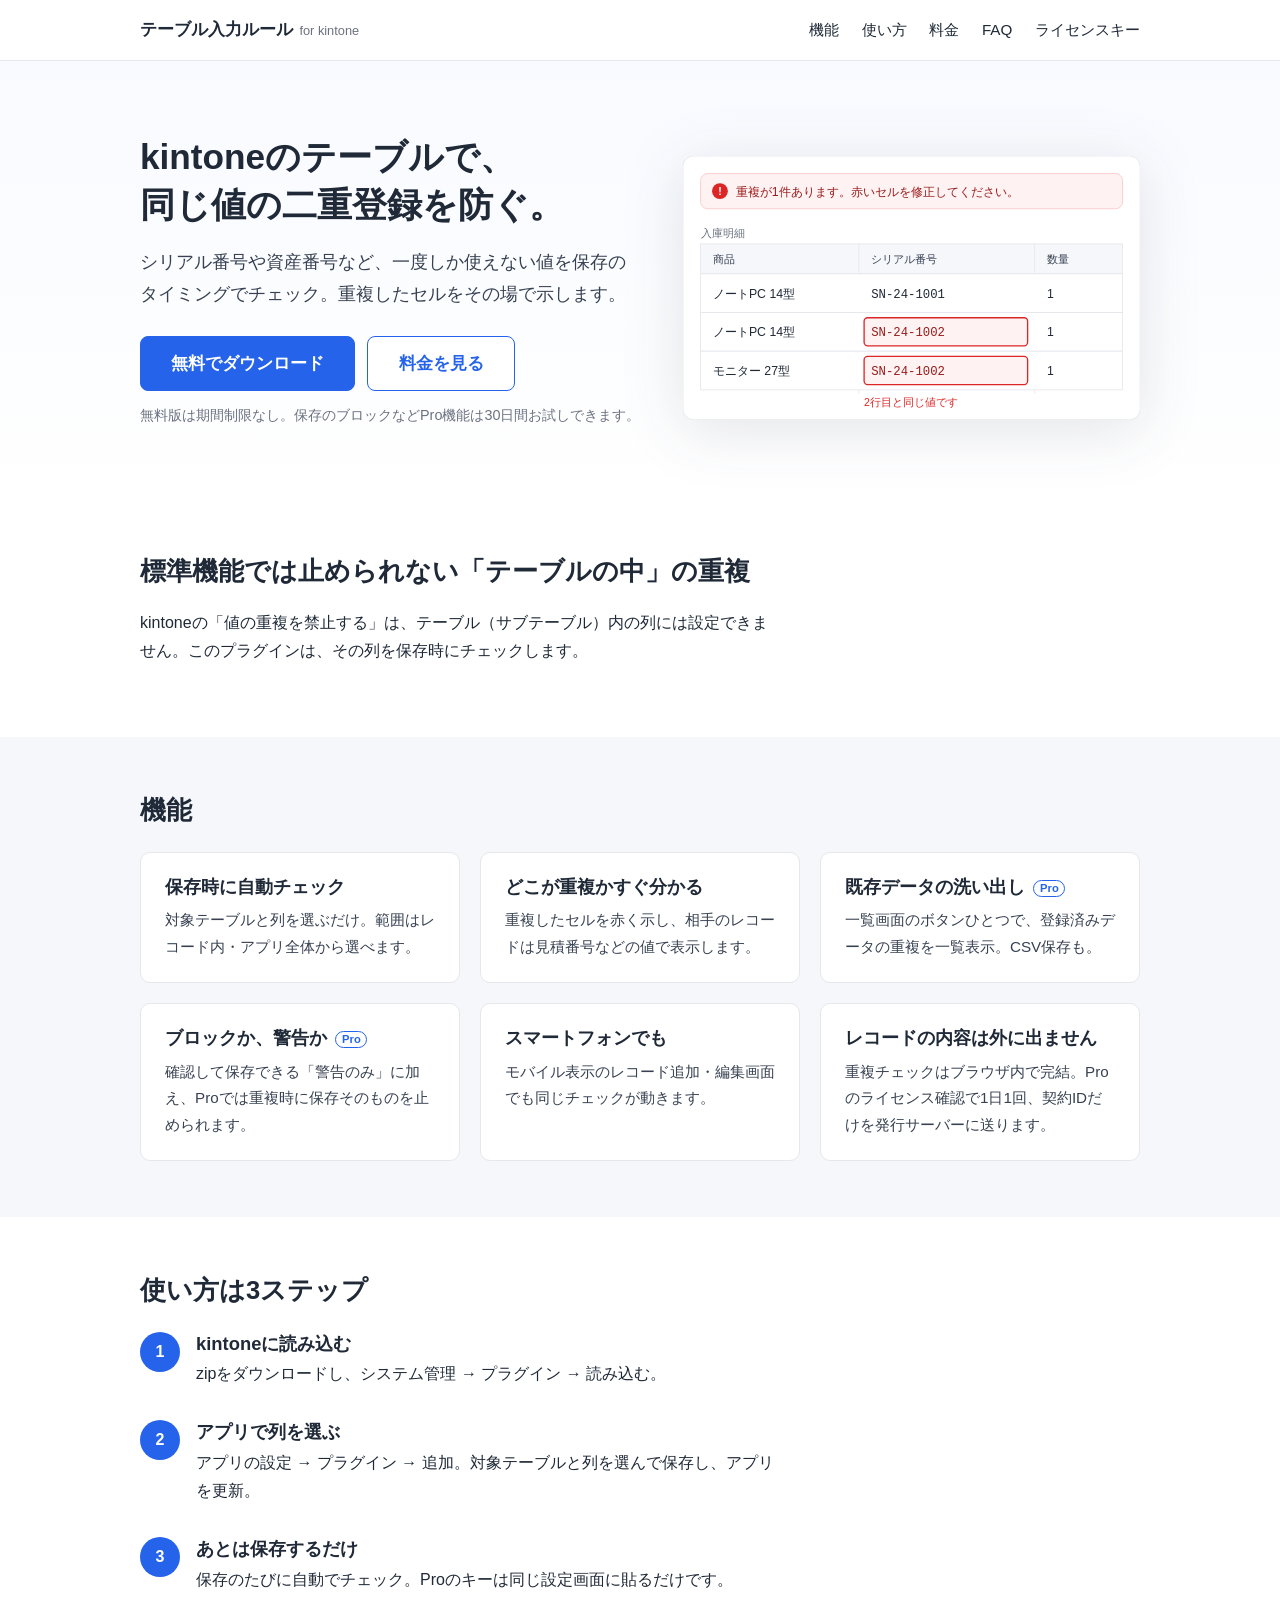
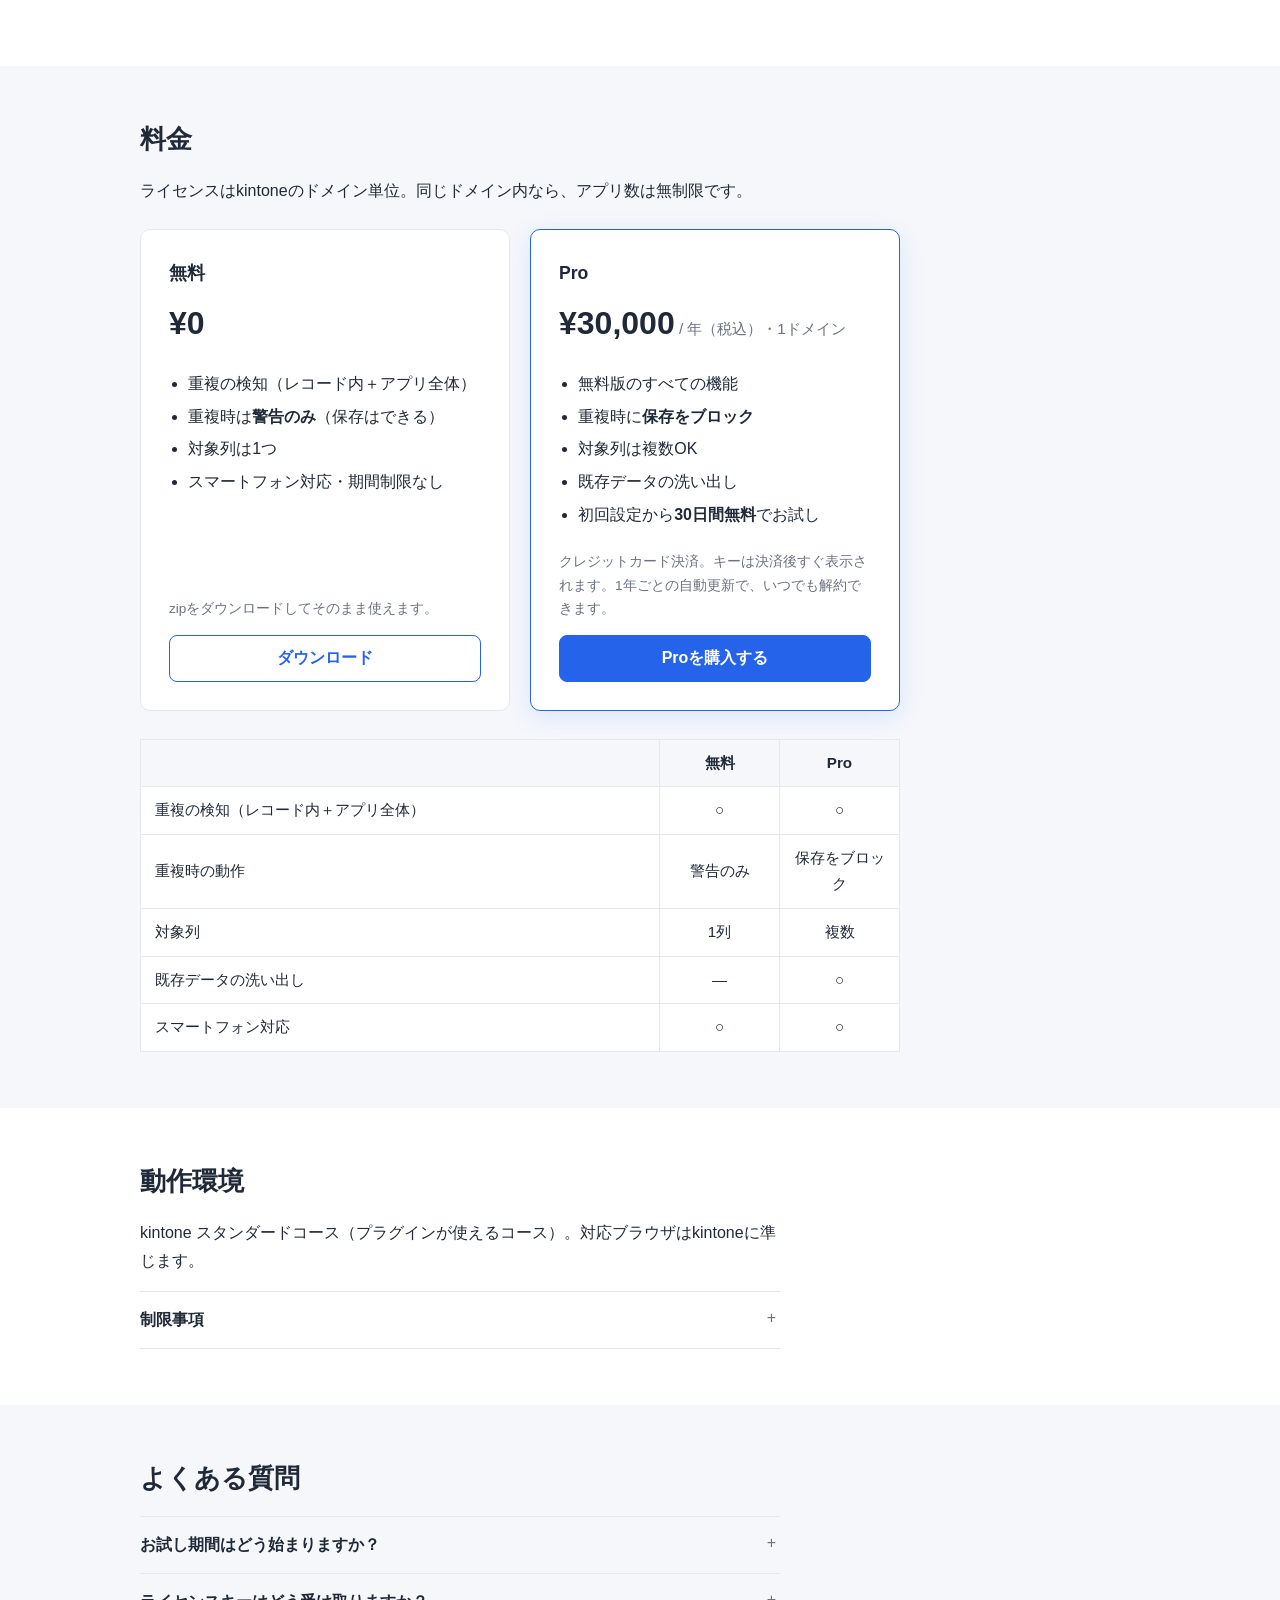
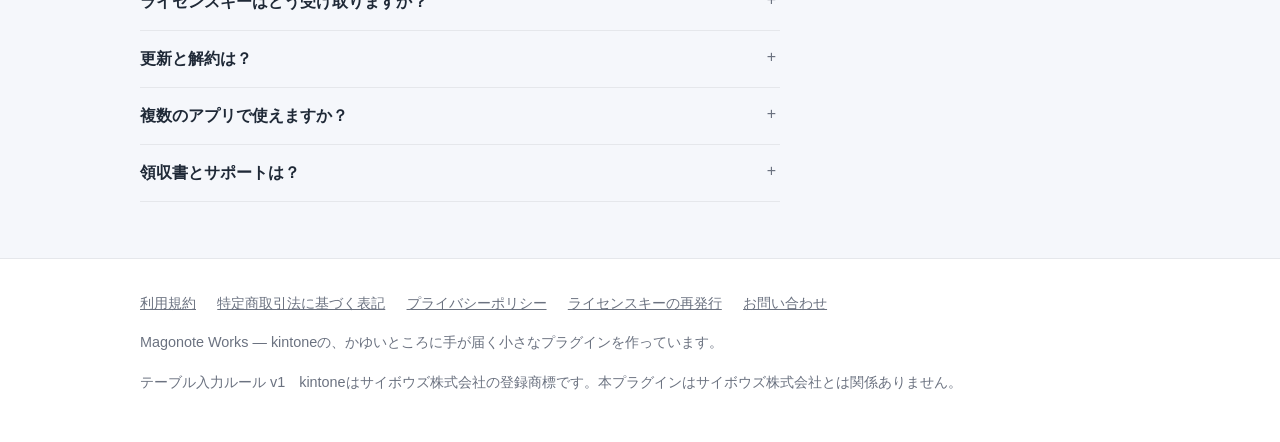
<file: index.html>
<!doctype html>
<html lang="ja">
<head>
  <meta charset="utf-8" />
  <meta name="viewport" content="width=device-width, initial-scale=1" />
  <title>テーブル入力ルール — kintoneのテーブルで同じ値の二重登録を防ぐプラグイン</title>
  <meta name="description" content="kintoneのテーブル（サブテーブル）内の指定した列で、シリアル番号や資産番号などの同じ値を二重に登録できないようにするプラグイン。無料で使え、アプリ全体のチェックはProで。" />
  <link rel="stylesheet" href="style.css" />
  <script src="site.config.js"></script>
</head>
<body>
  <header class="site-header">
    <div class="wrap">
      <a class="brand" href="index.html">テーブル入力ルール<small>for kintone</small></a>
      <nav class="nav">
        <a href="#features">機能</a>
        <a href="#howto">使い方</a>
        <a href="#pricing">料金</a>
        <a href="#faq">FAQ</a>
        <a href="license.html">ライセンスキー</a>
      </nav>
    </div>
  </header>

  <section class="hero">
    <div class="wrap hero-grid">
      <div>
        <h1>kintoneのテーブルで、<br />同じ値の二重登録を防ぐ。</h1>
        <p class="lead">シリアル番号や資産番号など、一度しか使えない値を保存のタイミングでチェック。重複したセルをその場で示します。</p>
        <div class="actions">
          <a class="btn btn-primary btn-lg" data-config="downloadPath" href="downloads/table-rules-plugin.zip">無料でダウンロード</a>
          <a class="btn btn-lg" href="#pricing">料金を見る</a>
        </div>
        <p class="note">無料版は期間制限なし。保存のブロックなどPro機能は30日間お試しできます。</p>
      </div>
      <figure class="hero-visual" aria-label="重複したセルにエラーが表示されたテーブルのイメージ">
        <svg viewBox="0 0 520 300" xmlns="http://www.w3.org/2000/svg" role="img">
          <rect x="0" y="0" width="520" height="300" rx="12" fill="#fff" stroke="#e5e7eb" />
          <rect x="20" y="20" width="480" height="40" rx="8" fill="#fef2f2" stroke="#fecaca" />
          <circle cx="42" cy="40" r="9" fill="#dc2626" />
          <text x="42" y="44" font-size="12" font-weight="700" fill="#fff" text-anchor="middle">!</text>
          <text x="60" y="45" font-size="14" fill="#991b1b" font-family="sans-serif">重複が1件あります。赤いセルを修正してください。</text>

          <text x="20" y="92" font-size="13" fill="#6b7280" font-family="sans-serif">入庫明細</text>
          <rect x="20" y="100" width="480" height="34" fill="#f5f7fb" stroke="#e5e7eb" />
          <text x="34" y="122" font-size="13" fill="#374151" font-family="sans-serif">商品</text>
          <text x="214" y="122" font-size="13" fill="#374151" font-family="sans-serif">シリアル番号</text>
          <text x="414" y="122" font-size="13" fill="#374151" font-family="sans-serif">数量</text>
          <line x1="200" y1="100" x2="200" y2="270" stroke="#e5e7eb" />
          <line x1="400" y1="100" x2="400" y2="270" stroke="#e5e7eb" />

          <rect x="20" y="134" width="480" height="44" fill="#fff" stroke="#e5e7eb" />
          <text x="34" y="161" font-size="14" fill="#1f2937" font-family="sans-serif">ノートPC 14型</text>
          <text x="214" y="161" font-size="14" fill="#1f2937" font-family="ui-monospace, monospace">SN-24-1001</text>
          <text x="414" y="161" font-size="14" fill="#1f2937" font-family="sans-serif">1</text>

          <rect x="20" y="178" width="480" height="44" fill="#fff" stroke="#e5e7eb" />
          <text x="34" y="205" font-size="14" fill="#1f2937" font-family="sans-serif">ノートPC 14型</text>
          <rect x="206" y="184" width="186" height="32" rx="4" fill="#fef2f2" stroke="#dc2626" stroke-width="1.5" />
          <text x="214" y="205" font-size="14" fill="#991b1b" font-family="ui-monospace, monospace">SN-24-1002</text>
          <text x="414" y="205" font-size="14" fill="#1f2937" font-family="sans-serif">1</text>

          <rect x="20" y="222" width="480" height="44" fill="#fff" stroke="#e5e7eb" />
          <text x="34" y="249" font-size="14" fill="#1f2937" font-family="sans-serif">モニター 27型</text>
          <rect x="206" y="228" width="186" height="32" rx="4" fill="#fef2f2" stroke="#dc2626" stroke-width="1.5" />
          <text x="214" y="249" font-size="14" fill="#991b1b" font-family="ui-monospace, monospace">SN-24-1002</text>
          <text x="414" y="249" font-size="14" fill="#1f2937" font-family="sans-serif">1</text>

          <text x="206" y="284" font-size="12" fill="#dc2626" font-family="sans-serif">2行目と同じ値です</text>
        </svg>
      </figure>
    </div>
  </section>

  <section id="problem">
    <div class="wrap narrow">
      <h2>標準機能では止められない「テーブルの中」の重複</h2>
      <p>kintoneの「値の重複を禁止する」は、テーブル（サブテーブル）内の列には設定できません。このプラグインは、その列を保存時にチェックします。</p>
    </div>
  </section>

  <section id="features" class="soft">
    <div class="wrap">
      <h2>機能</h2>
      <div class="cards">
        <div class="card">
          <h3>保存時に自動チェック</h3>
          <p>対象テーブルと列を選ぶだけ。範囲はレコード内・アプリ全体から選べます。</p>
        </div>
        <div class="card">
          <h3>どこが重複かすぐ分かる</h3>
          <p>重複したセルを赤く示し、相手のレコードは見積番号などの値で表示します。</p>
        </div>
        <div class="card">
          <h3>既存データの洗い出し <span class="tag">Pro</span></h3>
          <p>一覧画面のボタンひとつで、登録済みデータの重複を一覧表示。CSV保存も。</p>
        </div>
        <div class="card">
          <h3>ブロックか、警告か <span class="tag">Pro</span></h3>
          <p>確認して保存できる「警告のみ」に加え、Proでは重複時に保存そのものを止められます。</p>
        </div>
        <div class="card">
          <h3>スマートフォンでも</h3>
          <p>モバイル表示のレコード追加・編集画面でも同じチェックが動きます。</p>
        </div>
        <div class="card">
          <h3>レコードの内容は外に出ません</h3>
          <p>重複チェックはブラウザ内で完結。Proのライセンス確認で1日1回、契約IDだけを発行サーバーに送ります。</p>
        </div>
      </div>
    </div>
  </section>

  <section id="howto">
    <div class="wrap narrow">
      <h2>使い方は3ステップ</h2>
      <ol class="steps">
        <li>
          <h3>kintoneに読み込む</h3>
          <p>zipをダウンロードし、システム管理 → プラグイン → 読み込む。</p>
        </li>
        <li>
          <h3>アプリで列を選ぶ</h3>
          <p>アプリの設定 → プラグイン → 追加。対象テーブルと列を選んで保存し、アプリを更新。</p>
        </li>
        <li>
          <h3>あとは保存するだけ</h3>
          <p>保存のたびに自動でチェック。Proのキーは同じ設定画面に貼るだけです。</p>
        </li>
      </ol>
    </div>
  </section>

  <section id="pricing" class="soft">
    <div class="wrap">
      <h2>料金</h2>
      <p class="narrow">ライセンスはkintoneのドメイン単位。同じドメイン内なら、アプリ数は無制限です。</p>
      <div class="plans">
        <div class="plan">
          <div class="name">無料</div>
          <div class="price">¥0</div>
          <ul>
            <li>重複の検知（レコード内＋アプリ全体）</li>
            <li>重複時は<strong>警告のみ</strong>（保存はできる）</li>
            <li>対象列は1つ</li>
            <li>スマートフォン対応・期間制限なし</li>
          </ul>
          <p class="fine">zipをダウンロードしてそのまま使えます。</p>
          <a class="btn" data-config="downloadPath" href="downloads/table-rules-plugin.zip">ダウンロード</a>
        </div>
        <div class="plan featured">
          <div class="name">Pro</div>
          <div class="price">¥30,000<small> / 年（税込）・1ドメイン</small></div>
          <ul>
            <li>無料版のすべての機能</li>
            <li>重複時に<strong>保存をブロック</strong></li>
            <li>対象列は複数OK</li>
            <li>既存データの洗い出し</li>
            <li>初回設定から<strong>30日間無料</strong>でお試し</li>
          </ul>
          <p class="fine">クレジットカード決済。キーは決済後すぐ表示されます。1年ごとの自動更新で、いつでも解約できます。</p>
          <a class="btn btn-primary" data-config="paymentLink" href="#">Proを購入する</a>
        </div>
      </div>

      <table class="compare">
        <thead><tr><th></th><th>無料</th><th>Pro</th></tr></thead>
        <tbody>
          <tr><td>重複の検知（レコード内＋アプリ全体）</td><td>○</td><td>○</td></tr>
          <tr><td>重複時の動作</td><td>警告のみ</td><td>保存をブロック</td></tr>
          <tr><td>対象列</td><td>1列</td><td>複数</td></tr>
          <tr><td>既存データの洗い出し</td><td>—</td><td>○</td></tr>
          <tr><td>スマートフォン対応</td><td>○</td><td>○</td></tr>
        </tbody>
      </table>
    </div>
  </section>

  <section id="requirements">
    <div class="wrap narrow">
      <h2>動作環境</h2>
      <p>kintone スタンダードコース（プラグインが使えるコース）。対応ブラウザはkintoneに準じます。</p>
      <details class="disclosure">
        <summary>制限事項</summary>
        <ul class="limits">
          <li>チェックは、保存するユーザーが閲覧できるレコードの範囲で行います。</li>
          <li>サーバー側の保証ではないため、複数人がまったく同時に保存すると両方が保存されることがあります。</li>
          <li>CSV読み込み・REST API・他のカスタマイズによる保存は対象外です。</li>
          <li>編集画面を開いた時点で入っていた値は検証済みとみなします。</li>
          <li>同じ値を持つ既存レコードは500件まで検知します。</li>
          <li>「重複を洗い出す」はPC画面のみです。</li>
        </ul>
      </details>
    </div>
  </section>

  <section id="faq" class="soft">
    <div class="wrap narrow">
      <h2>よくある質問</h2>
      <details class="disclosure">
        <summary>お試し期間はどう始まりますか？</summary>
        <p>設定を最初に保存した日から30日間、Proの機能が使えます。申し込みは不要です。終了後は自動的に無料版の動作（警告のみ・1列）に戻り、保存が止まることはありません。</p>
      </details>
      <details class="disclosure">
        <summary>ライセンスキーはどう受け取りますか？</summary>
        <p>決済完了後のページに表示されます。プラグインの設定画面の「ライセンス」欄に貼り付けて保存してください。</p>
      </details>
      <details class="disclosure">
        <summary>更新と解約は？</summary>
        <p>1年ごとに自動更新です。更新後は<a href="license.html">ライセンスキーのページ</a>で新しいキーを取得できます。解約はいつでも可能で、有効期限まではProが使えます。</p>
      </details>
      <details class="disclosure">
        <summary>複数のアプリで使えますか？</summary>
        <p>はい。ライセンスはドメイン単位なので、同じkintone環境内ならアプリ数に制限はありません。</p>
      </details>
      <details class="disclosure">
        <summary>領収書とサポートは？</summary>
        <p>決済時にStripeから領収書メールが届きます。お問い合わせはメールで受け付けています（個人開発のため、返信に数日いただくことがあります）。</p>
      </details>
    </div>
  </section>

  <footer class="site-footer">
    <div class="wrap">
      <p>
        <a href="terms.html">利用規約</a>
        <a href="tokushoho.html">特定商取引法に基づく表記</a>
        <a href="privacy.html">プライバシーポリシー</a>
        <a href="license.html">ライセンスキーの再発行</a>
        <a data-config="contactEmail" href="#">お問い合わせ</a>
      </p>
      <p>Magonote Works — kintoneの、かゆいところに手が届く小さなプラグインを作っています。</p>
      <p>テーブル入力ルール v<span data-config="version">1</span>　kintoneはサイボウズ株式会社の登録商標です。本プラグインはサイボウズ株式会社とは関係ありません。</p>
    </div>
  </footer>
</body>
</html>
</file>
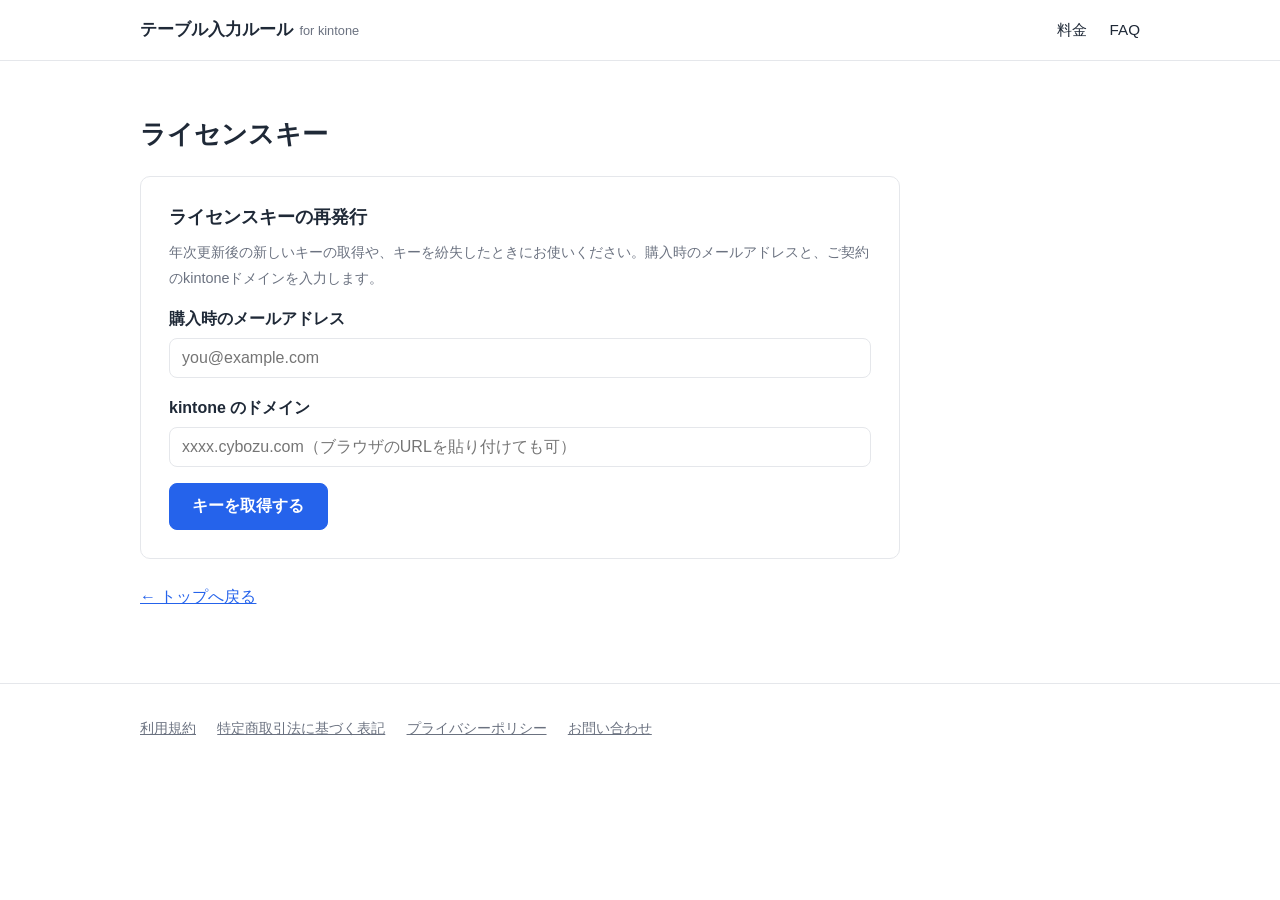
<file: license.html>
<!doctype html>
<html lang="ja">
<head>
  <meta charset="utf-8" />
  <meta name="viewport" content="width=device-width, initial-scale=1" />
  <title>ライセンスキー — テーブル入力ルール</title>
  <meta name="robots" content="noindex" />
  <link rel="stylesheet" href="style.css" />
  <script src="site.config.js"></script>
</head>
<body>
  <header class="site-header">
    <div class="wrap">
      <a class="brand" href="index.html">テーブル入力ルール<small>for kintone</small></a>
      <nav class="nav">
        <a href="index.html#pricing">料金</a>
        <a href="index.html#faq">FAQ</a>
      </nav>
    </div>
  </header>

  <section>
    <div class="wrap">
      <h2 id="title">ライセンスキー</h2>

      <!-- 発行結果 -->
      <div class="license-box" id="result" style="display: none">
        <div class="status ok" id="result-status">Proライセンスを発行しました。ありがとうございます。</div>
        <p class="meta">ドメイン: <strong id="result-domain"></strong>　有効期限: <strong id="result-exp"></strong>　発行番号: <span id="result-lic"></span></p>
        <textarea class="license-key" id="result-key" rows="5" readonly></textarea>
        <p style="margin-top: 0.8em">
          <button class="btn btn-primary" type="button" id="copy-btn">キーをコピー</button>
          <span class="meta" id="copy-done"></span>
        </p>
        <h3>設定手順</h3>
        <ol>
          <li>kintone で対象アプリを開き、<strong>アプリの設定 → プラグイン</strong> → 「テーブル入力ルール」の <strong>⚙ 設定</strong> を開く</li>
          <li>「ライセンス」欄にキーを貼り付けて <strong>保存</strong></li>
          <li>アプリの設定画面右上の <strong>アプリを更新</strong> を押す</li>
        </ol>
        <p class="meta">同じドメイン内の他のアプリにも同じキーが使えます。このページのURLは後からもう一度開いてキーを表示できるので、ブックマークしておくと便利です。キーを紛失した場合は下の再発行フォームをお使いください。</p>
      </div>

      <!-- 読み込み中／エラー -->
      <div class="license-box" id="loading" style="display: none">
        <div class="status warn">決済情報を確認しています…</div>
      </div>
      <div class="license-box" id="error" style="display: none">
        <div class="status err" id="error-msg"></div>
        <p>解決しない場合は <a data-config="contactEmail" href="#">お問い合わせ</a> ください（決済時のメールアドレスとkintoneドメインをお知らせください）。</p>
      </div>

      <!-- ドメイン修正（購入完了ページのみ） -->
      <div class="license-box" id="fix" style="display: none; margin-top: 24px">
        <h3>ドメインを修正する</h3>
        <p class="meta" id="fix-desc">購入時に入力したkintoneのドメインが間違っていた場合や、kintoneのドメインが変わった場合は、ここで正しいドメインを入力すると、そのドメイン用のキーを発行し直します。変更すると、前のドメインのキーは翌日までに停止し、新しいドメインのキーだけが有効になります（変更は24時間に1回まで<span id="fix-until"></span>）。</p>
        <form id="fix-form">
          <div class="form-row">
            <label for="fix-domain">正しい kintone のドメイン</label>
            <input id="fix-domain" type="text" required placeholder="xxxx.cybozu.com（ブラウザのURLを貼り付けても可）" />
          </div>
          <button class="btn" type="submit" id="fix-btn">このドメインでキーを発行し直す</button>
          <div class="status err" id="fix-error" style="display: none; margin-top: 1em"></div>
        </form>
      </div>

      <!-- 再発行フォーム -->
      <div class="license-box" id="reissue" style="margin-top: 24px">
        <h3>ライセンスキーの再発行</h3>
        <p class="meta">年次更新後の新しいキーの取得や、キーを紛失したときにお使いください。購入時のメールアドレスと、ご契約のkintoneドメインを入力します。</p>
        <form id="reissue-form">
          <div class="form-row">
            <label for="email">購入時のメールアドレス</label>
            <input id="email" type="email" required autocomplete="email" placeholder="you@example.com" />
          </div>
          <div class="form-row">
            <label for="domain">kintone のドメイン</label>
            <input id="domain" type="text" required placeholder="xxxx.cybozu.com（ブラウザのURLを貼り付けても可）" />
          </div>
          <button class="btn btn-primary" type="submit" id="reissue-btn">キーを取得する</button>
          <div class="status err" id="reissue-error" style="display: none; margin-top: 1em"></div>
        </form>
      </div>

      <p style="margin-top: 24px"><a href="index.html">← トップへ戻る</a></p>
    </div>
  </section>

  <footer class="site-footer">
    <div class="wrap">
      <p>
        <a href="terms.html">利用規約</a>
        <a href="tokushoho.html">特定商取引法に基づく表記</a>
        <a href="privacy.html">プライバシーポリシー</a>
        <a data-config="contactEmail" href="#">お問い合わせ</a>
      </p>
    </div>
  </footer>

  <script>
    (function () {
      var cfg = window.SITE_CONFIG;
      var $ = function (id) { return document.getElementById(id); };
      function show(id, on) { $(id).style.display = on ? '' : 'none'; }

      var sid = new URLSearchParams(location.search).get('session_id');

      function render(data) {
        $('result-domain').textContent = data.domain;
        $('result-exp').textContent = data.exp;
        $('result-lic').textContent = data.lic || '';
        $('result-key').value = data.key;
        show('loading', false);
        show('error', false);
        show('result', true);
        renderFix(data.fix);
        $('result').scrollIntoView({ behavior: 'smooth', block: 'start' });
      }
      function fail(message, fixable) {
        $('error-msg').textContent = message;
        show('loading', false);
        show('error', true);
        if (fixable) renderFix({ allowed: true, until: '' });
      }
      // ドメイン修正欄：購入完了ページ（session_id あり）で、修正できる状態のときだけ出す
      function renderFix(fix) {
        if (!sid || !fix || !fix.allowed) {
          show('fix', false);
          return;
        }
        $('fix-until').textContent = fix.until ? '、' + fix.until : '';
        show('fix', true);
      }
      function request(path, options) {
        return fetch(cfg.licenseApi + path, options)
          .then(function (res) {
            return res.json().catch(function () { return {}; }).then(function (body) {
              if (!res.ok) throw new Error(body.error || 'エラーが発生しました（' + res.status + '）');
              return body;
            });
          })
          .catch(function (e) {
            if (e instanceof TypeError) throw new Error('発行サーバーに接続できませんでした。時間をおいてもう一度お試しください。');
            throw e;
          });
      }

      // 決済完了ページから来た場合（?session_id=cs_...）
      if (sid) {
        $('title').textContent = 'ご購入ありがとうございます';
        show('loading', true);
        request('/issue?session_id=' + encodeURIComponent(sid))
          .then(render)
          .catch(function (e) { fail(e.message, /ドメインが読み取れません/.test(e.message)); });
      }

      // ドメイン修正
      $('fix-form').addEventListener('submit', function (ev) {
        ev.preventDefault();
        if (!window.confirm('「' + $('fix-domain').value.trim() + '」に変更します。前のドメインのキーは翌日までに使えなくなります。よろしいですか？')) return;
        var btn = $('fix-btn');
        btn.disabled = true;
        show('fix-error', false);
        request('/fix-domain', {
          method: 'POST',
          headers: { 'Content-Type': 'application/json' },
          body: JSON.stringify({ session_id: sid, domain: $('fix-domain').value }),
        })
          .then(function (data) {
            $('result-status').textContent = 'ドメインを修正し、ライセンスキーを発行し直しました。';
            render(data);
          })
          .catch(function (e) {
            $('fix-error').textContent = e.message;
            show('fix-error', true);
          })
          .then(function () { btn.disabled = false; });
      });

      // 再発行
      $('reissue-form').addEventListener('submit', function (ev) {
        ev.preventDefault();
        var btn = $('reissue-btn');
        btn.disabled = true;
        show('reissue-error', false);
        request('/reissue', {
          method: 'POST',
          headers: { 'Content-Type': 'application/json' },
          body: JSON.stringify({ email: $('email').value, domain: $('domain').value }),
        })
          .then(function (data) {
            $('result-status').textContent = 'ライセンスキーを再発行しました。';
            render(data);
          })
          .catch(function (e) {
            $('reissue-error').textContent = e.message;
            show('reissue-error', true);
          })
          .then(function () { btn.disabled = false; });
      });

      $('copy-btn').addEventListener('click', function () {
        var ta = $('result-key');
        ta.select();
        var done = function () { $('copy-done').textContent = 'コピーしました'; };
        if (navigator.clipboard) navigator.clipboard.writeText(ta.value).then(done, function () { document.execCommand('copy'); done(); });
        else { document.execCommand('copy'); done(); }
      });
    })();
  </script>
</body>
</html>
</file>
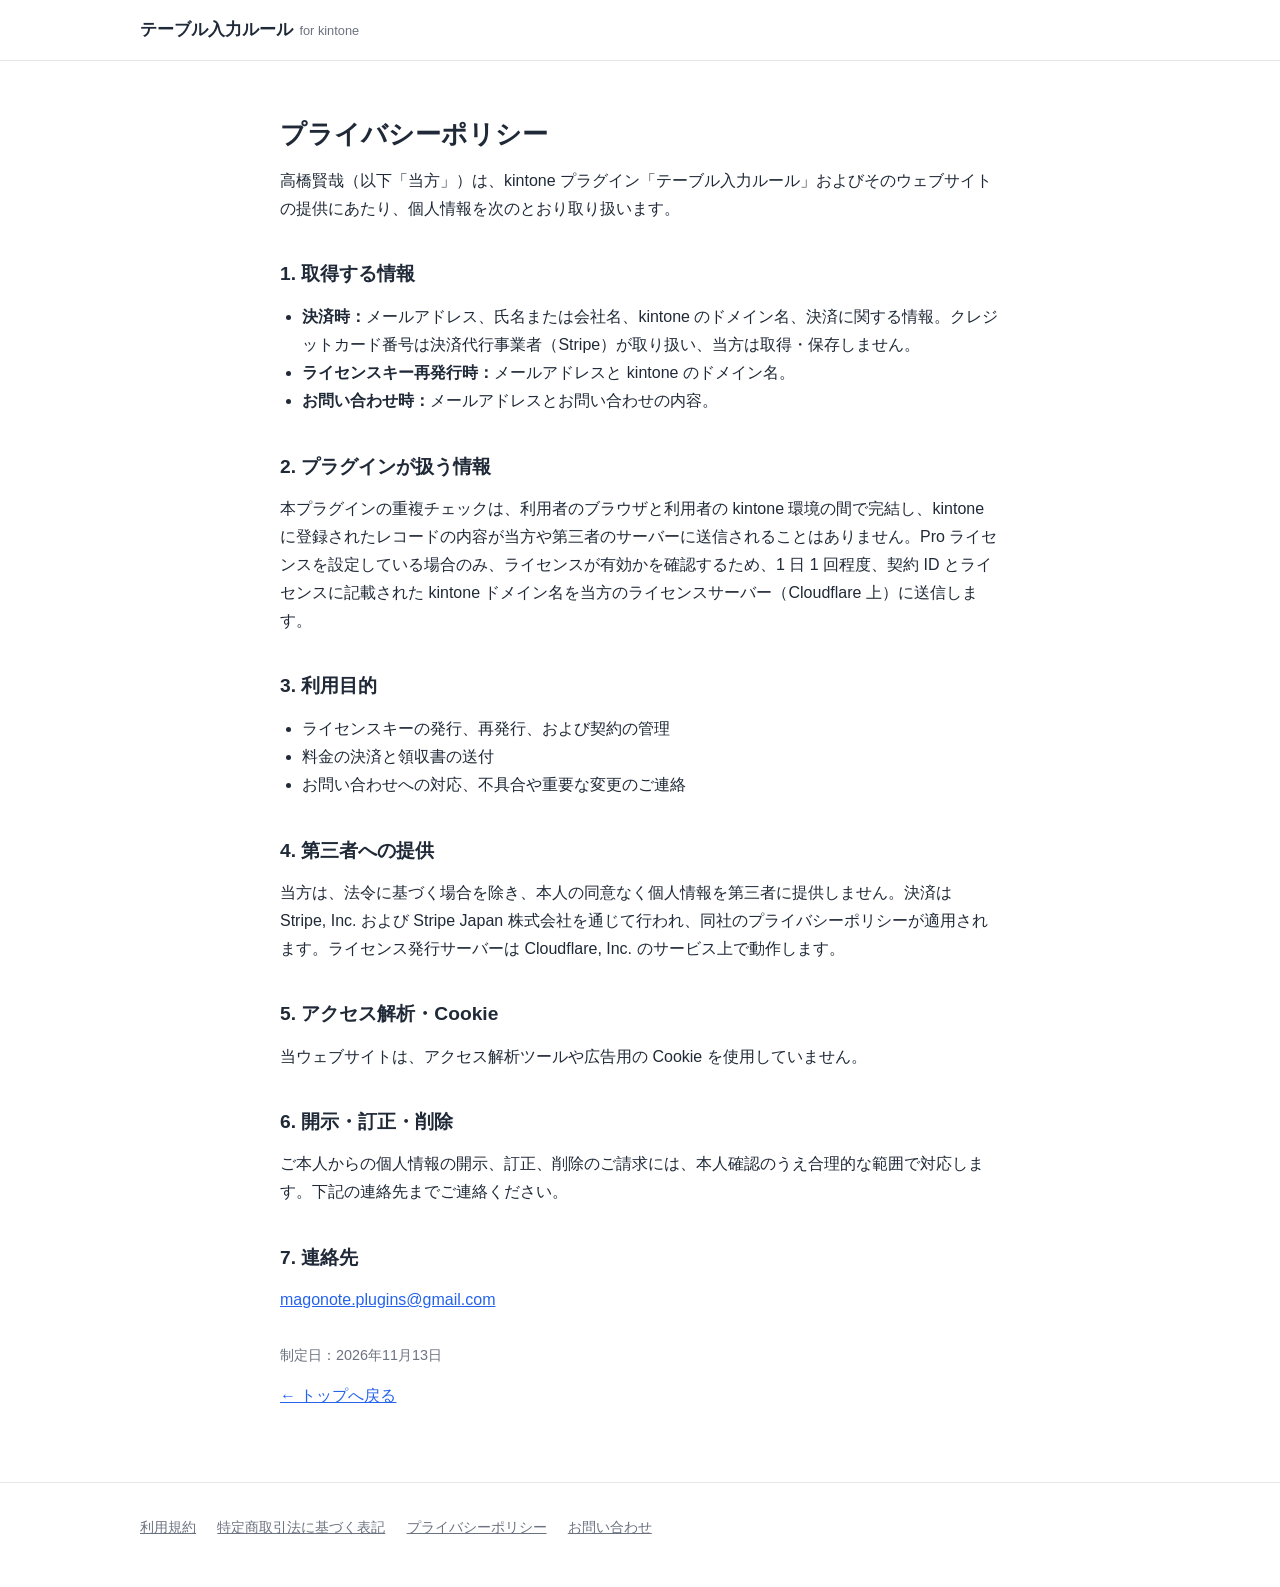
<file: privacy.html>
<!doctype html>
<html lang="ja">
<head>
  <meta charset="utf-8" />
  <meta name="viewport" content="width=device-width, initial-scale=1" />
  <title>プライバシーポリシー — テーブル入力ルール</title>
  <link rel="stylesheet" href="style.css" />
  <script src="site.config.js"></script>
</head>
<body>
  <header class="site-header">
    <div class="wrap">
      <a class="brand" href="index.html">テーブル入力ルール<small>for kintone</small></a>
    </div>
  </header>

  <section>
    <div class="wrap legal">
      <h1 style="font-size: 1.6rem">プライバシーポリシー</h1>
      <p>高橋賢哉（以下「当方」）は、kintone プラグイン「テーブル入力ルール」およびそのウェブサイトの提供にあたり、個人情報を次のとおり取り扱います。</p>

      <h2>1. 取得する情報</h2>
      <ul>
        <li><strong>決済時：</strong>メールアドレス、氏名または会社名、kintone のドメイン名、決済に関する情報。クレジットカード番号は決済代行事業者（Stripe）が取り扱い、当方は取得・保存しません。</li>
        <li><strong>ライセンスキー再発行時：</strong>メールアドレスと kintone のドメイン名。</li>
        <li><strong>お問い合わせ時：</strong>メールアドレスとお問い合わせの内容。</li>
      </ul>

      <h2>2. プラグインが扱う情報</h2>
      <p>本プラグインの重複チェックは、利用者のブラウザと利用者の kintone 環境の間で完結し、kintone に登録されたレコードの内容が当方や第三者のサーバーに送信されることはありません。Pro ライセンスを設定している場合のみ、ライセンスが有効かを確認するため、1 日 1 回程度、契約 ID とライセンスに記載された kintone ドメイン名を当方のライセンスサーバー（Cloudflare 上）に送信します。</p>

      <h2>3. 利用目的</h2>
      <ul>
        <li>ライセンスキーの発行、再発行、および契約の管理</li>
        <li>料金の決済と領収書の送付</li>
        <li>お問い合わせへの対応、不具合や重要な変更のご連絡</li>
      </ul>

      <h2>4. 第三者への提供</h2>
      <p>当方は、法令に基づく場合を除き、本人の同意なく個人情報を第三者に提供しません。決済は Stripe, Inc. および Stripe Japan 株式会社を通じて行われ、同社のプライバシーポリシーが適用されます。ライセンス発行サーバーは Cloudflare, Inc. のサービス上で動作します。</p>

      <h2>5. アクセス解析・Cookie</h2>
      <p>当ウェブサイトは、アクセス解析ツールや広告用の Cookie を使用していません。</p>

      <h2>6. 開示・訂正・削除</h2>
      <p>ご本人からの個人情報の開示、訂正、削除のご請求には、本人確認のうえ合理的な範囲で対応します。下記の連絡先までご連絡ください。</p>

      <h2>7. 連絡先</h2>
      <p><a data-config="contactEmail" href="#"></a></p>

      <p class="meta" style="margin-top: 2em">制定日：2026年11月13日</p>
      <p><a href="index.html">← トップへ戻る</a></p>
    </div>
  </section>

  <footer class="site-footer">
    <div class="wrap">
      <p>
        <a href="terms.html">利用規約</a>
        <a href="tokushoho.html">特定商取引法に基づく表記</a>
        <a href="privacy.html">プライバシーポリシー</a>
        <a data-config="contactEmail" href="#">お問い合わせ</a>
      </p>
    </div>
  </footer>
</body>
</html>
</file>
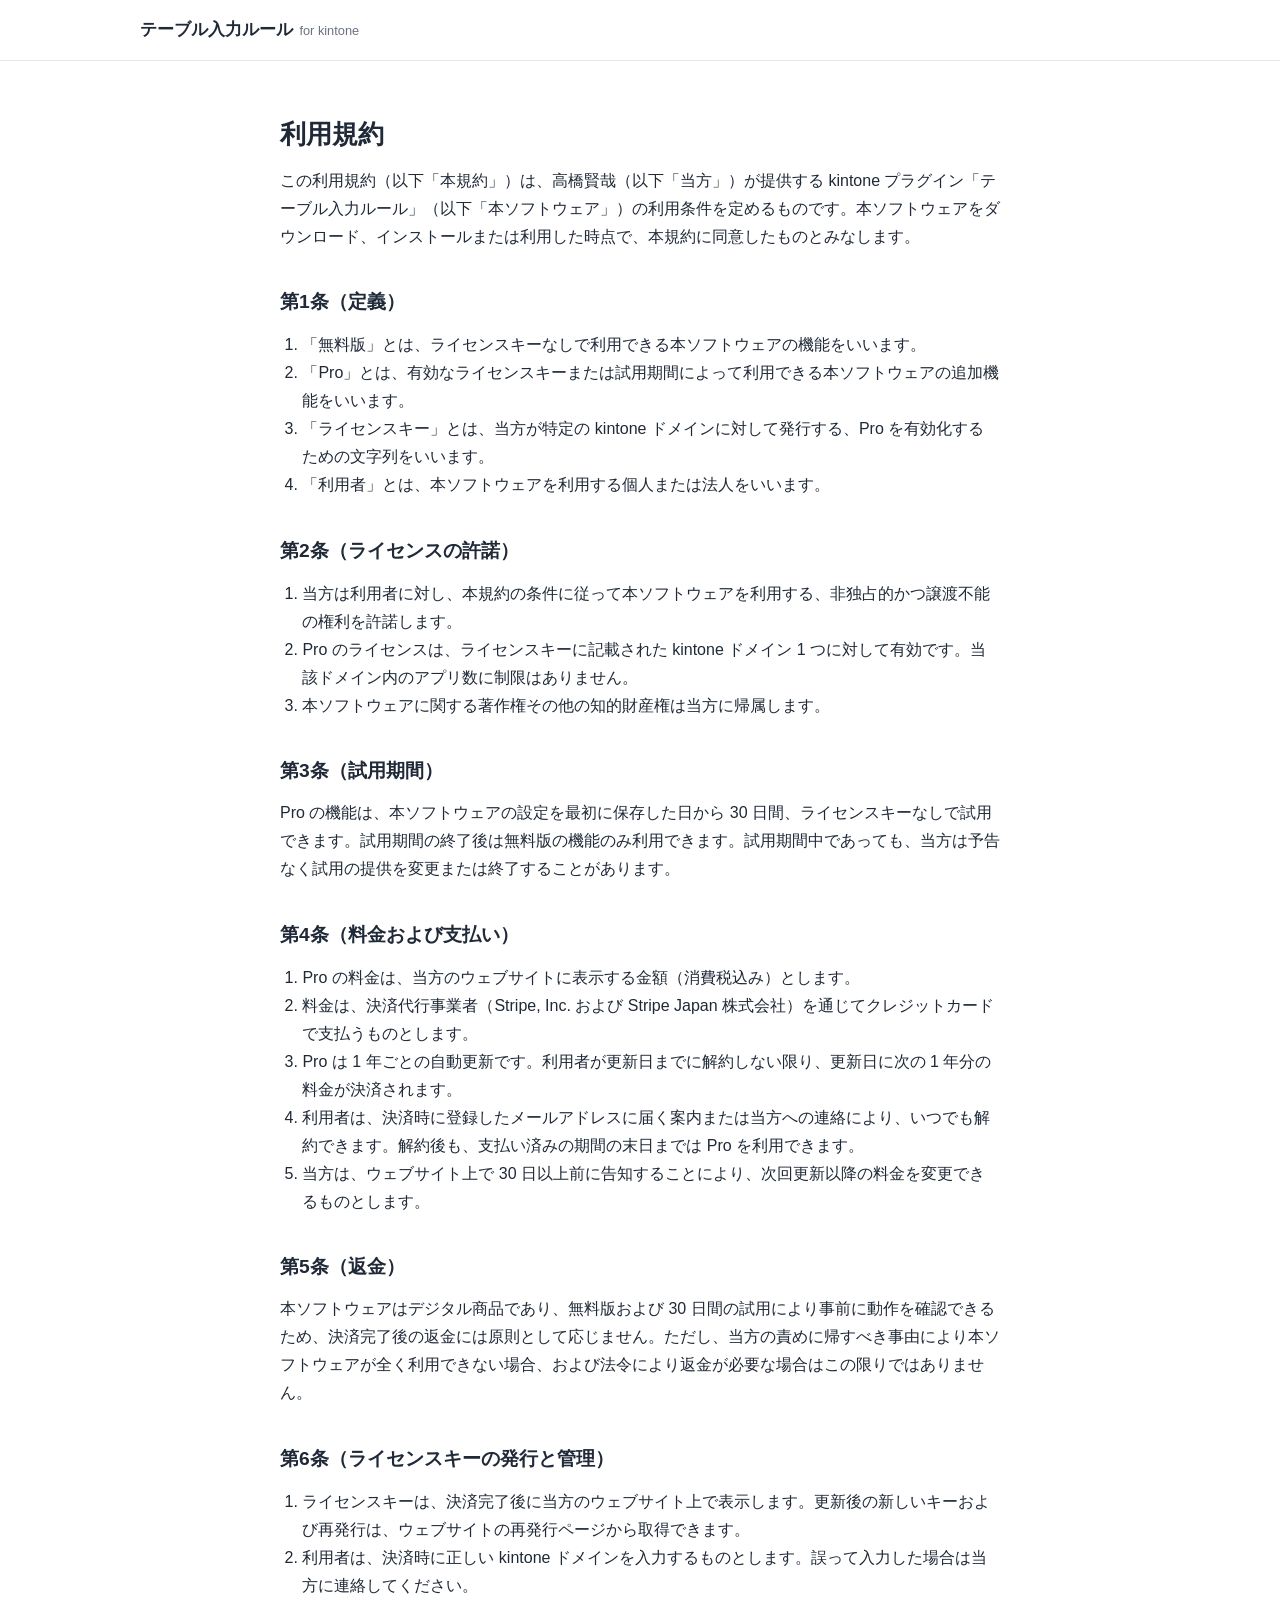
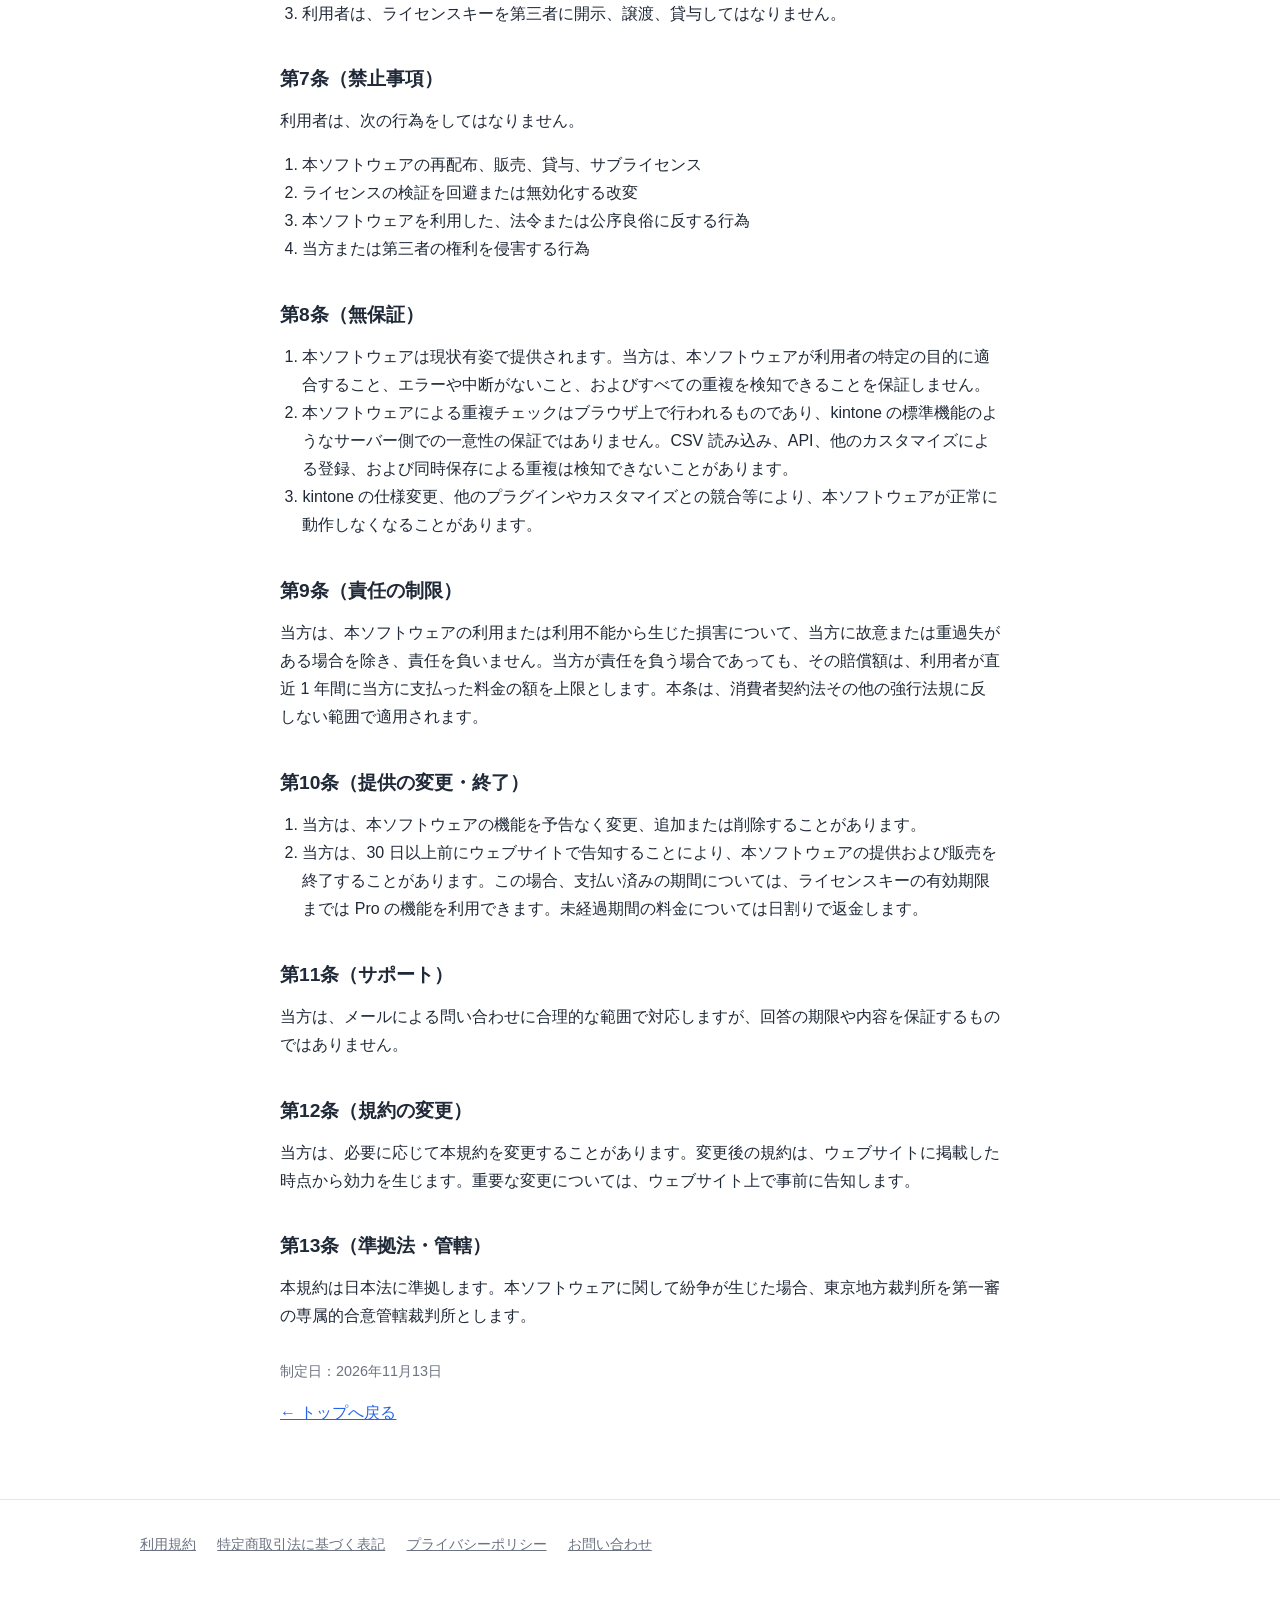
<file: terms.html>
<!doctype html>
<html lang="ja">
<head>
  <meta charset="utf-8" />
  <meta name="viewport" content="width=device-width, initial-scale=1" />
  <title>利用規約 — テーブル入力ルール</title>
  <link rel="stylesheet" href="style.css" />
  <script src="site.config.js"></script>
</head>
<body>
  <header class="site-header">
    <div class="wrap">
      <a class="brand" href="index.html">テーブル入力ルール<small>for kintone</small></a>
    </div>
  </header>

  <section>
    <div class="wrap legal">
      <h1 style="font-size: 1.6rem">利用規約</h1>
      <p>この利用規約（以下「本規約」）は、高橋賢哉（以下「当方」）が提供する kintone プラグイン「テーブル入力ルール」（以下「本ソフトウェア」）の利用条件を定めるものです。本ソフトウェアをダウンロード、インストールまたは利用した時点で、本規約に同意したものとみなします。</p>

      <h2>第1条（定義）</h2>
      <ol>
        <li>「無料版」とは、ライセンスキーなしで利用できる本ソフトウェアの機能をいいます。</li>
        <li>「Pro」とは、有効なライセンスキーまたは試用期間によって利用できる本ソフトウェアの追加機能をいいます。</li>
        <li>「ライセンスキー」とは、当方が特定の kintone ドメインに対して発行する、Pro を有効化するための文字列をいいます。</li>
        <li>「利用者」とは、本ソフトウェアを利用する個人または法人をいいます。</li>
      </ol>

      <h2>第2条（ライセンスの許諾）</h2>
      <ol>
        <li>当方は利用者に対し、本規約の条件に従って本ソフトウェアを利用する、非独占的かつ譲渡不能の権利を許諾します。</li>
        <li>Pro のライセンスは、ライセンスキーに記載された kintone ドメイン 1 つに対して有効です。当該ドメイン内のアプリ数に制限はありません。</li>
        <li>本ソフトウェアに関する著作権その他の知的財産権は当方に帰属します。</li>
      </ol>

      <h2>第3条（試用期間）</h2>
      <p>Pro の機能は、本ソフトウェアの設定を最初に保存した日から 30 日間、ライセンスキーなしで試用できます。試用期間の終了後は無料版の機能のみ利用できます。試用期間中であっても、当方は予告なく試用の提供を変更または終了することがあります。</p>

      <h2>第4条（料金および支払い）</h2>
      <ol>
        <li>Pro の料金は、当方のウェブサイトに表示する金額（消費税込み）とします。</li>
        <li>料金は、決済代行事業者（Stripe, Inc. および Stripe Japan 株式会社）を通じてクレジットカードで支払うものとします。</li>
        <li>Pro は 1 年ごとの自動更新です。利用者が更新日までに解約しない限り、更新日に次の 1 年分の料金が決済されます。</li>
        <li>利用者は、決済時に登録したメールアドレスに届く案内または当方への連絡により、いつでも解約できます。解約後も、支払い済みの期間の末日までは Pro を利用できます。</li>
        <li>当方は、ウェブサイト上で 30 日以上前に告知することにより、次回更新以降の料金を変更できるものとします。</li>
      </ol>

      <h2>第5条（返金）</h2>
      <p>本ソフトウェアはデジタル商品であり、無料版および 30 日間の試用により事前に動作を確認できるため、決済完了後の返金には原則として応じません。ただし、当方の責めに帰すべき事由により本ソフトウェアが全く利用できない場合、および法令により返金が必要な場合はこの限りではありません。</p>

      <h2>第6条（ライセンスキーの発行と管理）</h2>
      <ol>
        <li>ライセンスキーは、決済完了後に当方のウェブサイト上で表示します。更新後の新しいキーおよび再発行は、ウェブサイトの再発行ページから取得できます。</li>
        <li>利用者は、決済時に正しい kintone ドメインを入力するものとします。誤って入力した場合は当方に連絡してください。</li>
        <li>利用者は、ライセンスキーを第三者に開示、譲渡、貸与してはなりません。</li>
      </ol>

      <h2>第7条（禁止事項）</h2>
      <p>利用者は、次の行為をしてはなりません。</p>
      <ol>
        <li>本ソフトウェアの再配布、販売、貸与、サブライセンス</li>
        <li>ライセンスの検証を回避または無効化する改変</li>
        <li>本ソフトウェアを利用した、法令または公序良俗に反する行為</li>
        <li>当方または第三者の権利を侵害する行為</li>
      </ol>

      <h2>第8条（無保証）</h2>
      <ol>
        <li>本ソフトウェアは現状有姿で提供されます。当方は、本ソフトウェアが利用者の特定の目的に適合すること、エラーや中断がないこと、およびすべての重複を検知できることを保証しません。</li>
        <li>本ソフトウェアによる重複チェックはブラウザ上で行われるものであり、kintone の標準機能のようなサーバー側での一意性の保証ではありません。CSV 読み込み、API、他のカスタマイズによる登録、および同時保存による重複は検知できないことがあります。</li>
        <li>kintone の仕様変更、他のプラグインやカスタマイズとの競合等により、本ソフトウェアが正常に動作しなくなることがあります。</li>
      </ol>

      <h2>第9条（責任の制限）</h2>
      <p>当方は、本ソフトウェアの利用または利用不能から生じた損害について、当方に故意または重過失がある場合を除き、責任を負いません。当方が責任を負う場合であっても、その賠償額は、利用者が直近 1 年間に当方に支払った料金の額を上限とします。本条は、消費者契約法その他の強行法規に反しない範囲で適用されます。</p>

      <h2>第10条（提供の変更・終了）</h2>
      <ol>
        <li>当方は、本ソフトウェアの機能を予告なく変更、追加または削除することがあります。</li>
        <li>当方は、30 日以上前にウェブサイトで告知することにより、本ソフトウェアの提供および販売を終了することがあります。この場合、支払い済みの期間については、ライセンスキーの有効期限までは Pro の機能を利用できます。未経過期間の料金については日割りで返金します。</li>
      </ol>

      <h2>第11条（サポート）</h2>
      <p>当方は、メールによる問い合わせに合理的な範囲で対応しますが、回答の期限や内容を保証するものではありません。</p>

      <h2>第12条（規約の変更）</h2>
      <p>当方は、必要に応じて本規約を変更することがあります。変更後の規約は、ウェブサイトに掲載した時点から効力を生じます。重要な変更については、ウェブサイト上で事前に告知します。</p>

      <h2>第13条（準拠法・管轄）</h2>
      <p>本規約は日本法に準拠します。本ソフトウェアに関して紛争が生じた場合、東京地方裁判所を第一審の専属的合意管轄裁判所とします。</p>

      <p class="meta" style="margin-top: 2em">制定日：2026年11月13日</p>
      <p><a href="index.html">← トップへ戻る</a></p>
    </div>
  </section>

  <footer class="site-footer">
    <div class="wrap">
      <p>
        <a href="terms.html">利用規約</a>
        <a href="tokushoho.html">特定商取引法に基づく表記</a>
        <a href="privacy.html">プライバシーポリシー</a>
        <a data-config="contactEmail" href="#">お問い合わせ</a>
      </p>
    </div>
  </footer>
</body>
</html>
</file>
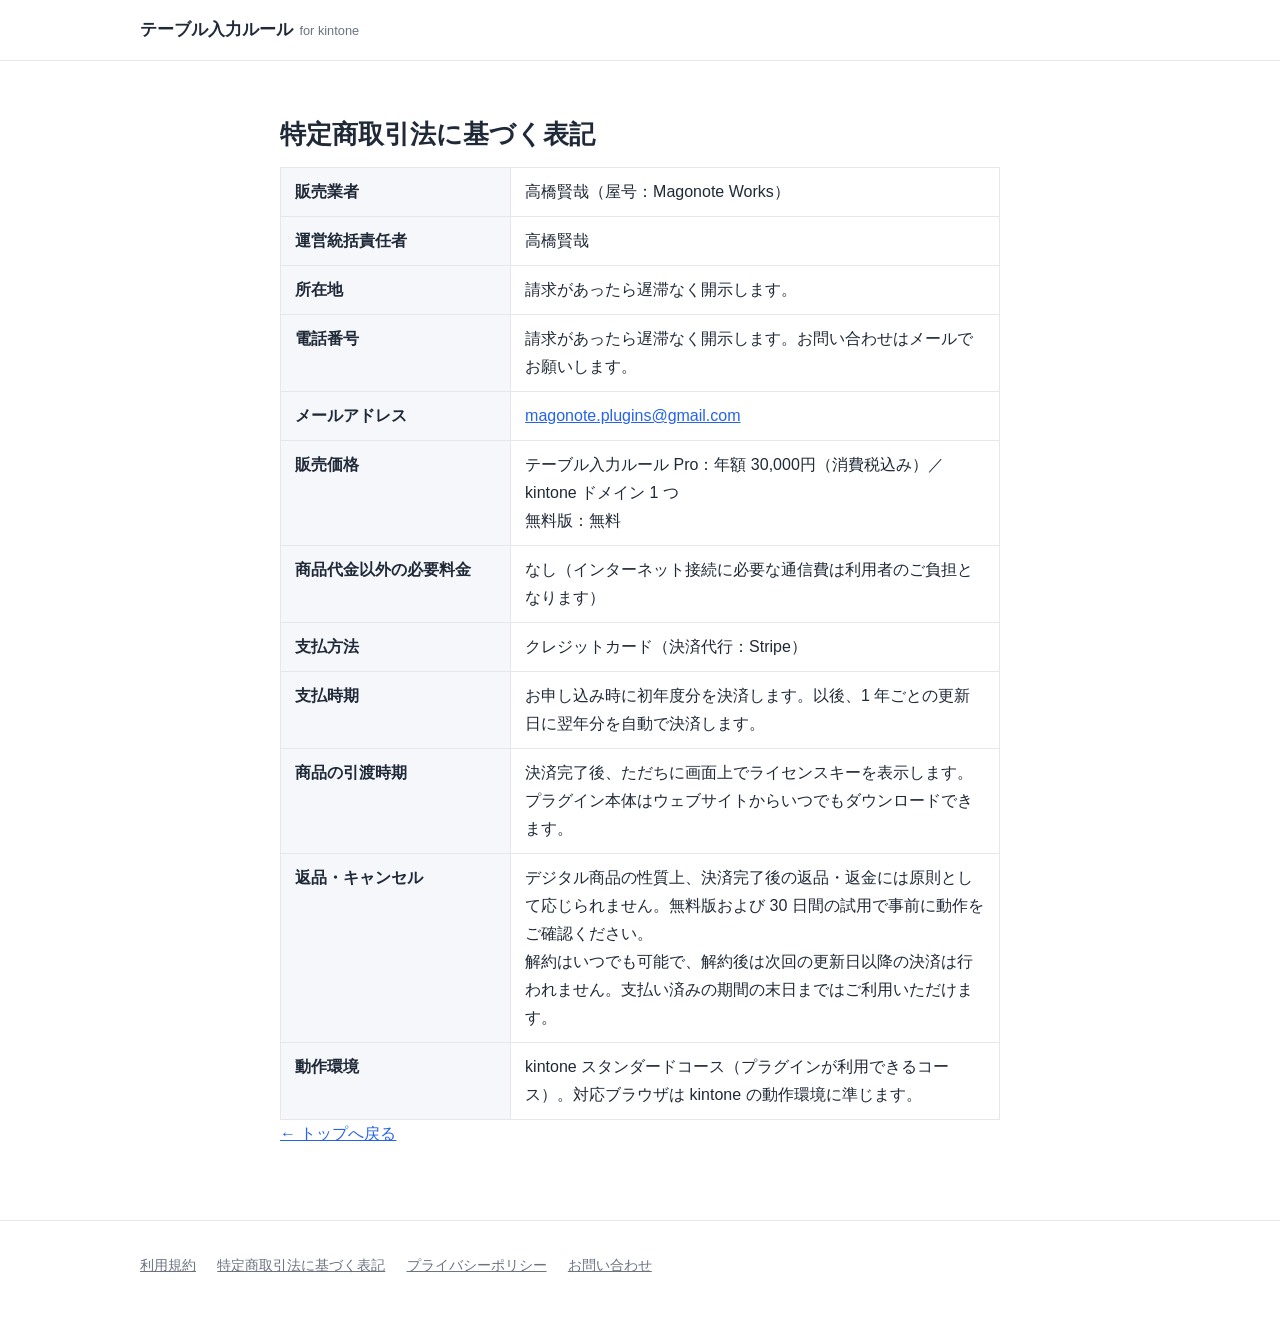
<file: tokushoho.html>
<!doctype html>
<html lang="ja">
<head>
  <meta charset="utf-8" />
  <meta name="viewport" content="width=device-width, initial-scale=1" />
  <title>特定商取引法に基づく表記 — テーブル入力ルール</title>
  <link rel="stylesheet" href="style.css" />
  <script src="site.config.js"></script>
</head>
<body>
  <header class="site-header">
    <div class="wrap">
      <a class="brand" href="index.html">テーブル入力ルール<small>for kintone</small></a>
    </div>
  </header>

  <section>
    <div class="wrap legal">
      <h1 style="font-size: 1.6rem">特定商取引法に基づく表記</h1>
      <table>
        <tbody>
          <tr><th>販売業者</th><td>高橋賢哉（屋号：Magonote Works）</td></tr>
          <tr><th>運営統括責任者</th><td>高橋賢哉</td></tr>
          <tr><th>所在地</th><td>請求があったら遅滞なく開示します。</td></tr>
          <tr><th>電話番号</th><td>請求があったら遅滞なく開示します。お問い合わせはメールでお願いします。</td></tr>
          <tr><th>メールアドレス</th><td><a data-config="contactEmail" href="#"></a></td></tr>
          <tr><th>販売価格</th><td>テーブル入力ルール Pro：年額 30,000円（消費税込み）／kintone ドメイン 1 つ<br />無料版：無料</td></tr>
          <tr><th>商品代金以外の必要料金</th><td>なし（インターネット接続に必要な通信費は利用者のご負担となります）</td></tr>
          <tr><th>支払方法</th><td>クレジットカード（決済代行：Stripe）</td></tr>
          <tr><th>支払時期</th><td>お申し込み時に初年度分を決済します。以後、1 年ごとの更新日に翌年分を自動で決済します。</td></tr>
          <tr><th>商品の引渡時期</th><td>決済完了後、ただちに画面上でライセンスキーを表示します。プラグイン本体はウェブサイトからいつでもダウンロードできます。</td></tr>
          <tr><th>返品・キャンセル</th><td>デジタル商品の性質上、決済完了後の返品・返金には原則として応じられません。無料版および 30 日間の試用で事前に動作をご確認ください。<br />解約はいつでも可能で、解約後は次回の更新日以降の決済は行われません。支払い済みの期間の末日まではご利用いただけます。</td></tr>
          <tr><th>動作環境</th><td>kintone スタンダードコース（プラグインが利用できるコース）。対応ブラウザは kintone の動作環境に準じます。</td></tr>
        </tbody>
      </table>
      <p><a href="index.html">← トップへ戻る</a></p>
    </div>
  </section>

  <footer class="site-footer">
    <div class="wrap">
      <p>
        <a href="terms.html">利用規約</a>
        <a href="tokushoho.html">特定商取引法に基づく表記</a>
        <a href="privacy.html">プライバシーポリシー</a>
        <a data-config="contactEmail" href="#">お問い合わせ</a>
      </p>
    </div>
  </footer>
</body>
</html>
</file>
<file: style.css>
:root {
  --primary: #2563eb;
  --primary-dark: #1d4ed8;
  --text: #1f2937;
  --muted: #6b7280;
  --line: #e5e7eb;
  --bg-soft: #f5f7fb;
  --ok: #16a34a;
  --warn: #b45309;
  --warn-bg: #fff7ed;
  --err: #b91c1c;
  --err-bg: #fef2f2;
  --radius: 10px;
}
* { box-sizing: border-box; }
html { scroll-behavior: smooth; }
body {
  margin: 0;
  font-family: -apple-system, BlinkMacSystemFont, "Helvetica Neue", "Hiragino Sans", "Hiragino Kaku Gothic ProN", "Noto Sans JP", Meiryo, sans-serif;
  color: var(--text);
  line-height: 1.75;
  background: #fff;
}
a { color: var(--primary); }
h1, h2, h3 { line-height: 1.35; margin: 0 0 0.6em; }
h2 { font-size: 1.6rem; }
h3 { font-size: 1.15rem; }
p { margin: 0 0 1em; }
code { background: var(--bg-soft); padding: 0.1em 0.4em; border-radius: 4px; font-size: 0.95em; }

.wrap { max-width: 1040px; margin: 0 auto; padding: 0 20px; }
/* 本文は1行40字程度まで（WCAG 1.4.8 の日本語目安）。見出しの左端は他のセクションと揃える */
.wrap.narrow > p, .wrap.narrow .steps, .wrap.narrow .disclosure, p.narrow { max-width: 640px; }

/* header */
.site-header { border-bottom: 1px solid var(--line); background: #fff; position: sticky; top: 0; z-index: 10; }
.site-header .wrap { display: flex; align-items: center; justify-content: space-between; height: 60px; }
.brand { font-weight: 700; text-decoration: none; color: var(--text); font-size: 1.05rem; }
.brand small { color: var(--muted); font-weight: 400; margin-left: 0.5em; font-size: 0.8rem; }
.nav a { color: var(--text); text-decoration: none; margin-left: 1.2em; font-size: 0.95rem; }
.nav a:hover { color: var(--primary); }
@media (max-width: 640px) { .nav { display: none; } }

/* buttons */
.btn {
  display: inline-block; padding: 0.7em 1.4em; border-radius: 8px; font-weight: 600; text-decoration: none;
  border: 1px solid var(--primary); color: var(--primary); background: #fff; cursor: pointer; font-size: 1rem; line-height: 1.4;
}
.btn:hover { background: var(--bg-soft); }
.btn-primary { background: var(--primary); color: #fff; }
.btn-primary:hover { background: var(--primary-dark); }
.btn-lg { padding: 0.9em 1.8em; font-size: 1.05rem; }
.btn[disabled] { opacity: 0.6; cursor: default; }

/* hero */
.hero { padding: 72px 0 56px; background: linear-gradient(180deg, #f8faff 0%, #fff 100%); }
.hero h1 { font-size: 2.2rem; margin-bottom: 0.5em; }
.hero .lead { font-size: 1.15rem; color: #374151; max-width: 560px; }
.hero .actions { margin-top: 1.6em; display: flex; gap: 12px; flex-wrap: wrap; }
.hero .note { color: var(--muted); font-size: 0.9rem; margin-top: 0.8em; }
.hero-grid { display: grid; grid-template-columns: 1.1fr 1fr; gap: 40px; align-items: center; }
.hero-visual { margin: 0; }
.hero-visual svg { width: 100%; height: auto; display: block; filter: drop-shadow(0 10px 30px rgba(31, 41, 55, 0.12)); }
@media (max-width: 820px) { .hero-grid { grid-template-columns: 1fr; gap: 28px; } }
@media (max-width: 640px) { .hero { padding: 48px 0 36px; } .hero h1 { font-size: 1.6rem; } }

section { padding: 56px 0; }
section h2 { margin-bottom: 0.8em; }
section.soft { background: var(--bg-soft); }
.section-lead { color: var(--muted); max-width: 720px; }

/* cards */
.cards { display: grid; grid-template-columns: repeat(auto-fit, minmax(260px, 1fr)); gap: 20px; margin-top: 24px; }
.card { background: #fff; border: 1px solid var(--line); border-radius: var(--radius); padding: 22px 24px; }
.card h3 { margin-bottom: 0.4em; }
.card p { margin: 0; color: #374151; font-size: 0.95rem; }
.tag { display: inline-block; font-size: 0.7rem; font-weight: 700; color: var(--primary); border: 1px solid var(--primary); border-radius: 999px; padding: 0 0.5em; vertical-align: middle; margin-left: 0.3em; }

/* steps */
.steps { counter-reset: step; list-style: none; padding: 0; margin: 24px 0 0; display: grid; gap: 16px; }
.steps li { position: relative; padding-left: 56px; }
.steps li::before {
  counter-increment: step; content: counter(step);
  position: absolute; left: 0; top: 0; width: 40px; height: 40px; border-radius: 50%;
  background: var(--primary); color: #fff; font-weight: 700; display: flex; align-items: center; justify-content: center;
}
.steps h3 { margin-bottom: 0.2em; }

/* pricing */
.plans { display: grid; grid-template-columns: repeat(auto-fit, minmax(280px, 1fr)); gap: 20px; margin-top: 24px; max-width: 760px; align-items: stretch; }
.plan { background: #fff; border: 1px solid var(--line); border-radius: var(--radius); padding: 28px; display: flex; flex-direction: column; }
.plan.featured { border-color: var(--primary); box-shadow: 0 6px 24px rgba(37, 99, 235, 0.12); }
.plan .name { font-size: 1.1rem; font-weight: 700; }
.plan .price { font-size: 2rem; font-weight: 700; margin: 0.2em 0; }
.plan .price small { font-size: 0.95rem; font-weight: 400; color: var(--muted); }
.plan ul { padding-left: 1.2em; margin: 0.8em 0 1em; flex: 1; }
.plan li { margin-bottom: 0.3em; }
.plan .btn { text-align: center; }
.plan .fine { color: var(--muted); font-size: 0.85rem; margin: 0 0 1em; }

/* lists */
.limits { padding-left: 1.2em; }
.limits li { margin-bottom: 0.4em; }
.faq dt { font-weight: 700; margin-top: 1.2em; }
.faq dd { margin: 0.3em 0 0; color: #374151; }

/* compare table */
table.compare { border-collapse: collapse; width: 100%; max-width: 760px; margin-top: 28px; background: #fff; font-size: 0.95rem; }
table.compare th:not(:first-child), table.compare td:not(:first-child) { text-align: center; width: 120px; }
table.compare th, table.compare td { border: 1px solid var(--line); padding: 10px 14px; text-align: left; }
table.compare th { background: var(--bg-soft); }

/* disclosure */
.disclosure { border-top: 1px solid var(--line); }
.disclosure:last-of-type { border-bottom: 1px solid var(--line); }
.disclosure summary { cursor: pointer; padding: 14px 0; font-weight: 600; list-style: none; position: relative; padding-right: 28px; }
.disclosure summary::-webkit-details-marker { display: none; }
.disclosure summary::after { content: "+"; position: absolute; right: 4px; top: 12px; color: var(--muted); font-weight: 400; }
.disclosure[open] summary::after { content: "−"; }
.disclosure p, .disclosure ul { margin: 0 0 16px; color: #374151; }
.disclosure ul { padding-left: 1.2em; }
.disclosure li { margin-bottom: 0.4em; }

/* footer */
.site-footer { border-top: 1px solid var(--line); padding: 32px 0; color: var(--muted); font-size: 0.9rem; }
.site-footer a { color: var(--muted); margin-right: 1.2em; }

/* license page */
.license-box { background: #fff; border: 1px solid var(--line); border-radius: var(--radius); padding: 28px; max-width: 760px; }
.license-key { width: 100%; font-family: ui-monospace, SFMono-Regular, Menlo, Consolas, monospace; font-size: 0.9rem; padding: 12px; border: 1px solid var(--line); border-radius: 8px; resize: vertical; }
.status { padding: 12px 16px; border-radius: 8px; margin-bottom: 1em; }
.status.ok { background: #f0fdf4; color: var(--ok); }
.status.warn { background: var(--warn-bg); color: var(--warn); }
.status.err { background: var(--err-bg); color: var(--err); }
.form-row { margin-bottom: 1em; }
.form-row label { display: block; font-weight: 600; margin-bottom: 0.3em; }
.form-row input { width: 100%; padding: 10px 12px; border: 1px solid var(--line); border-radius: 8px; font-size: 1rem; }
.meta { color: var(--muted); font-size: 0.9rem; }

/* legal pages */
.legal { max-width: 760px; }
.legal h2 { font-size: 1.2rem; margin-top: 2em; }
.legal table { border-collapse: collapse; width: 100%; }
.legal th, .legal td { border: 1px solid var(--line); padding: 10px 14px; text-align: left; vertical-align: top; }
.legal th { background: var(--bg-soft); width: 32%; font-weight: 600; }
.legal ol, .legal ul { padding-left: 1.4em; }
</file>
